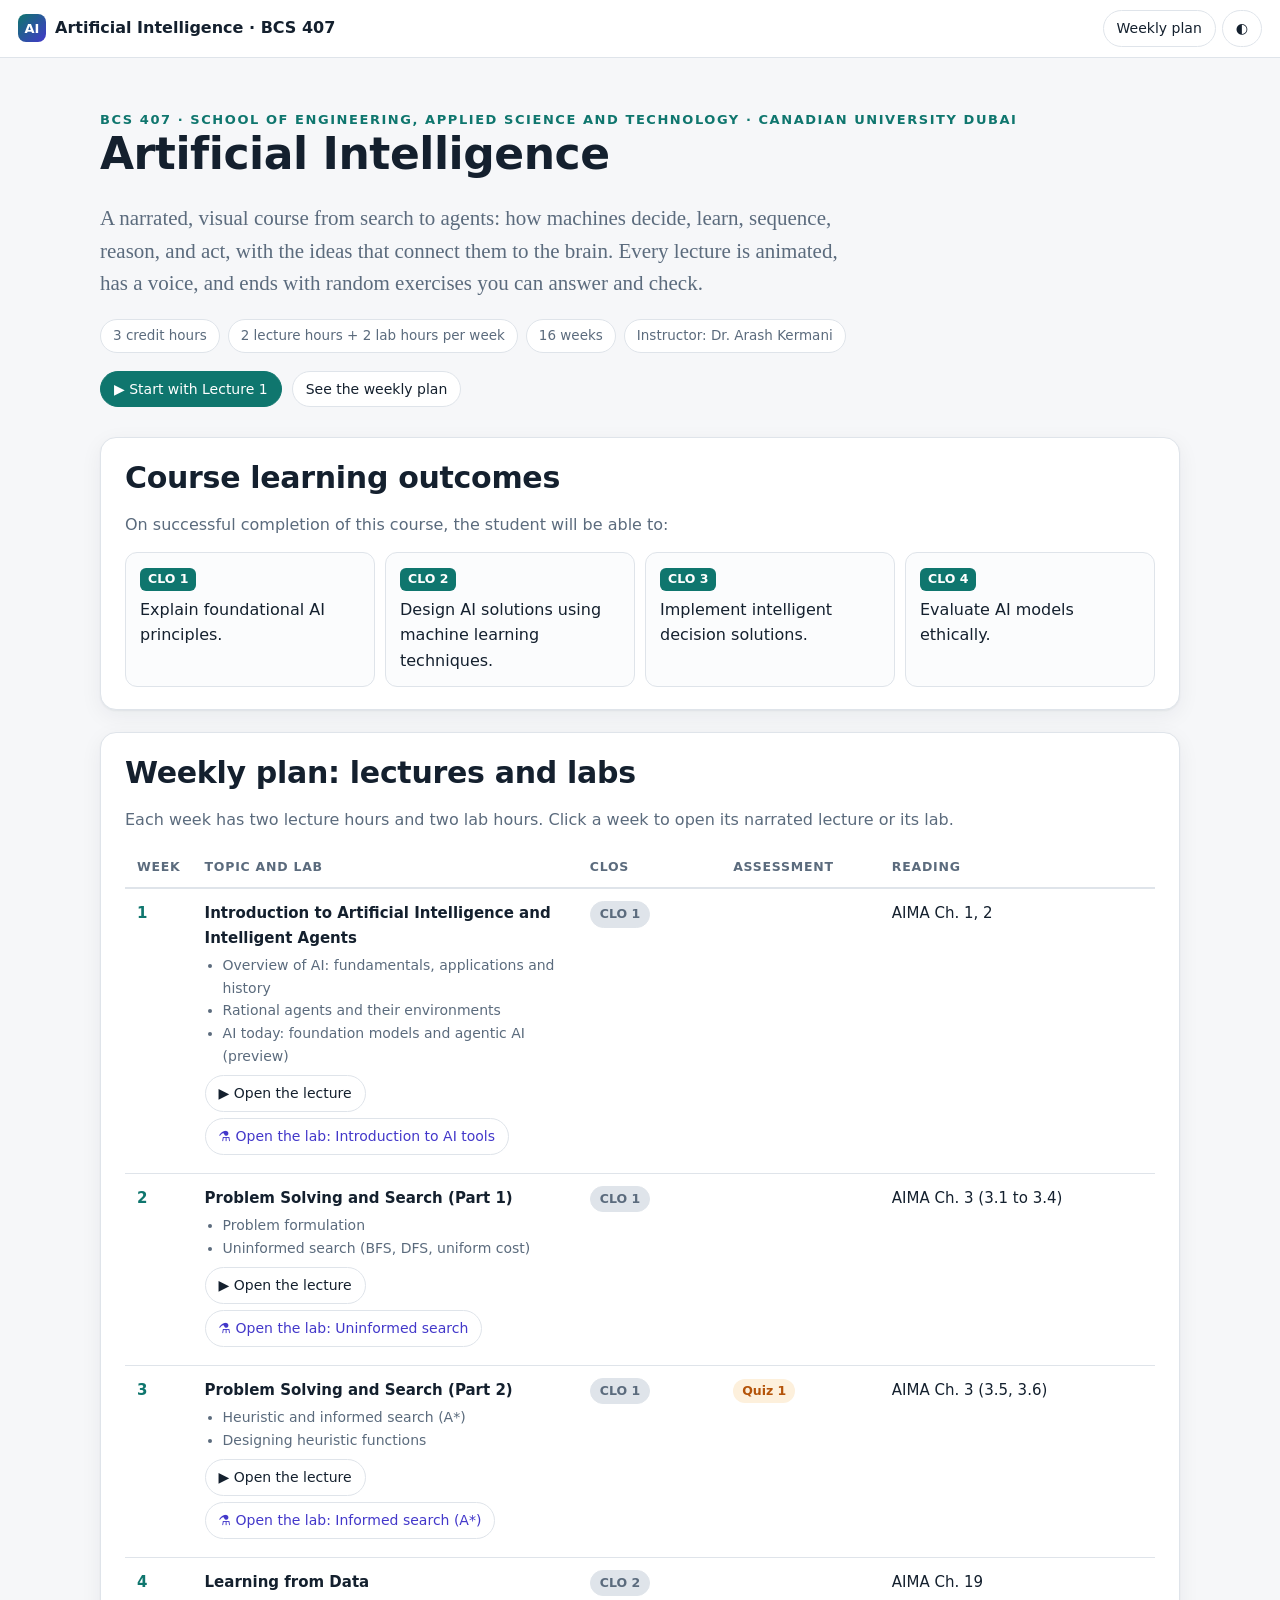
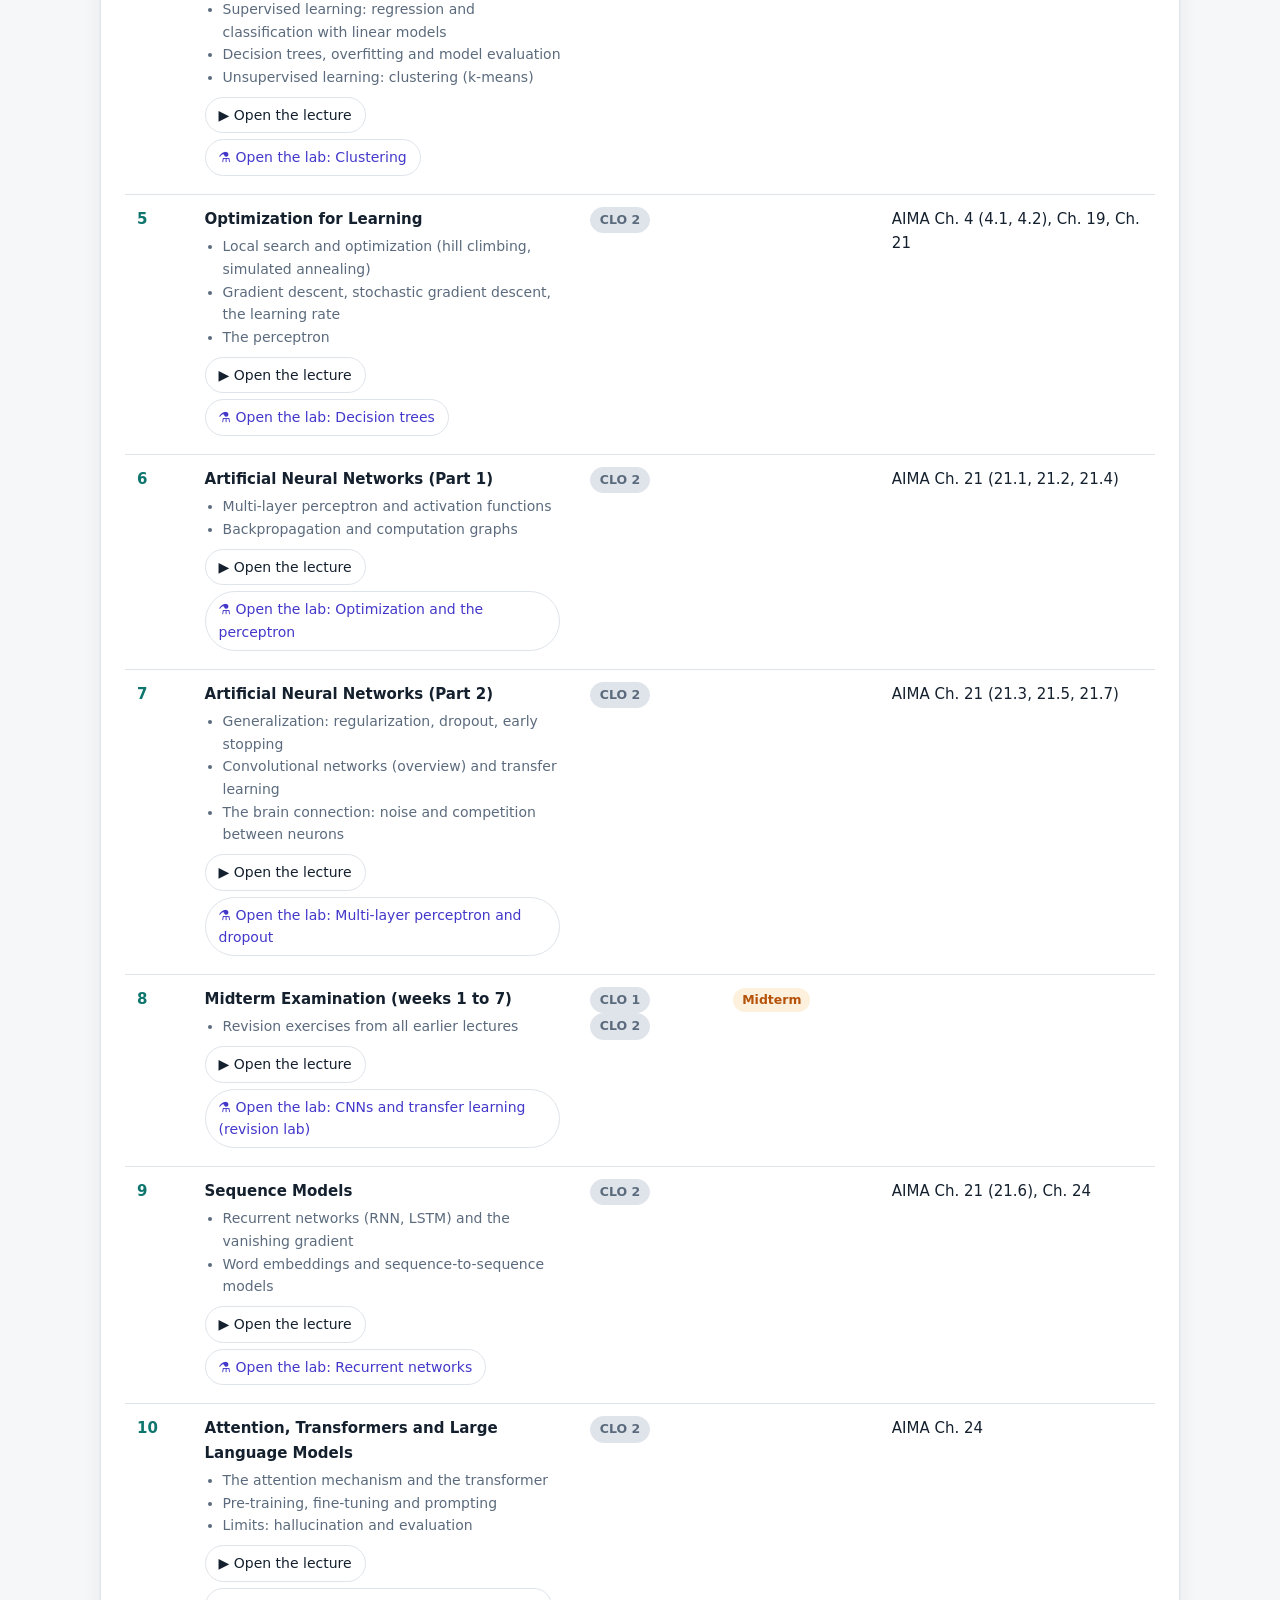
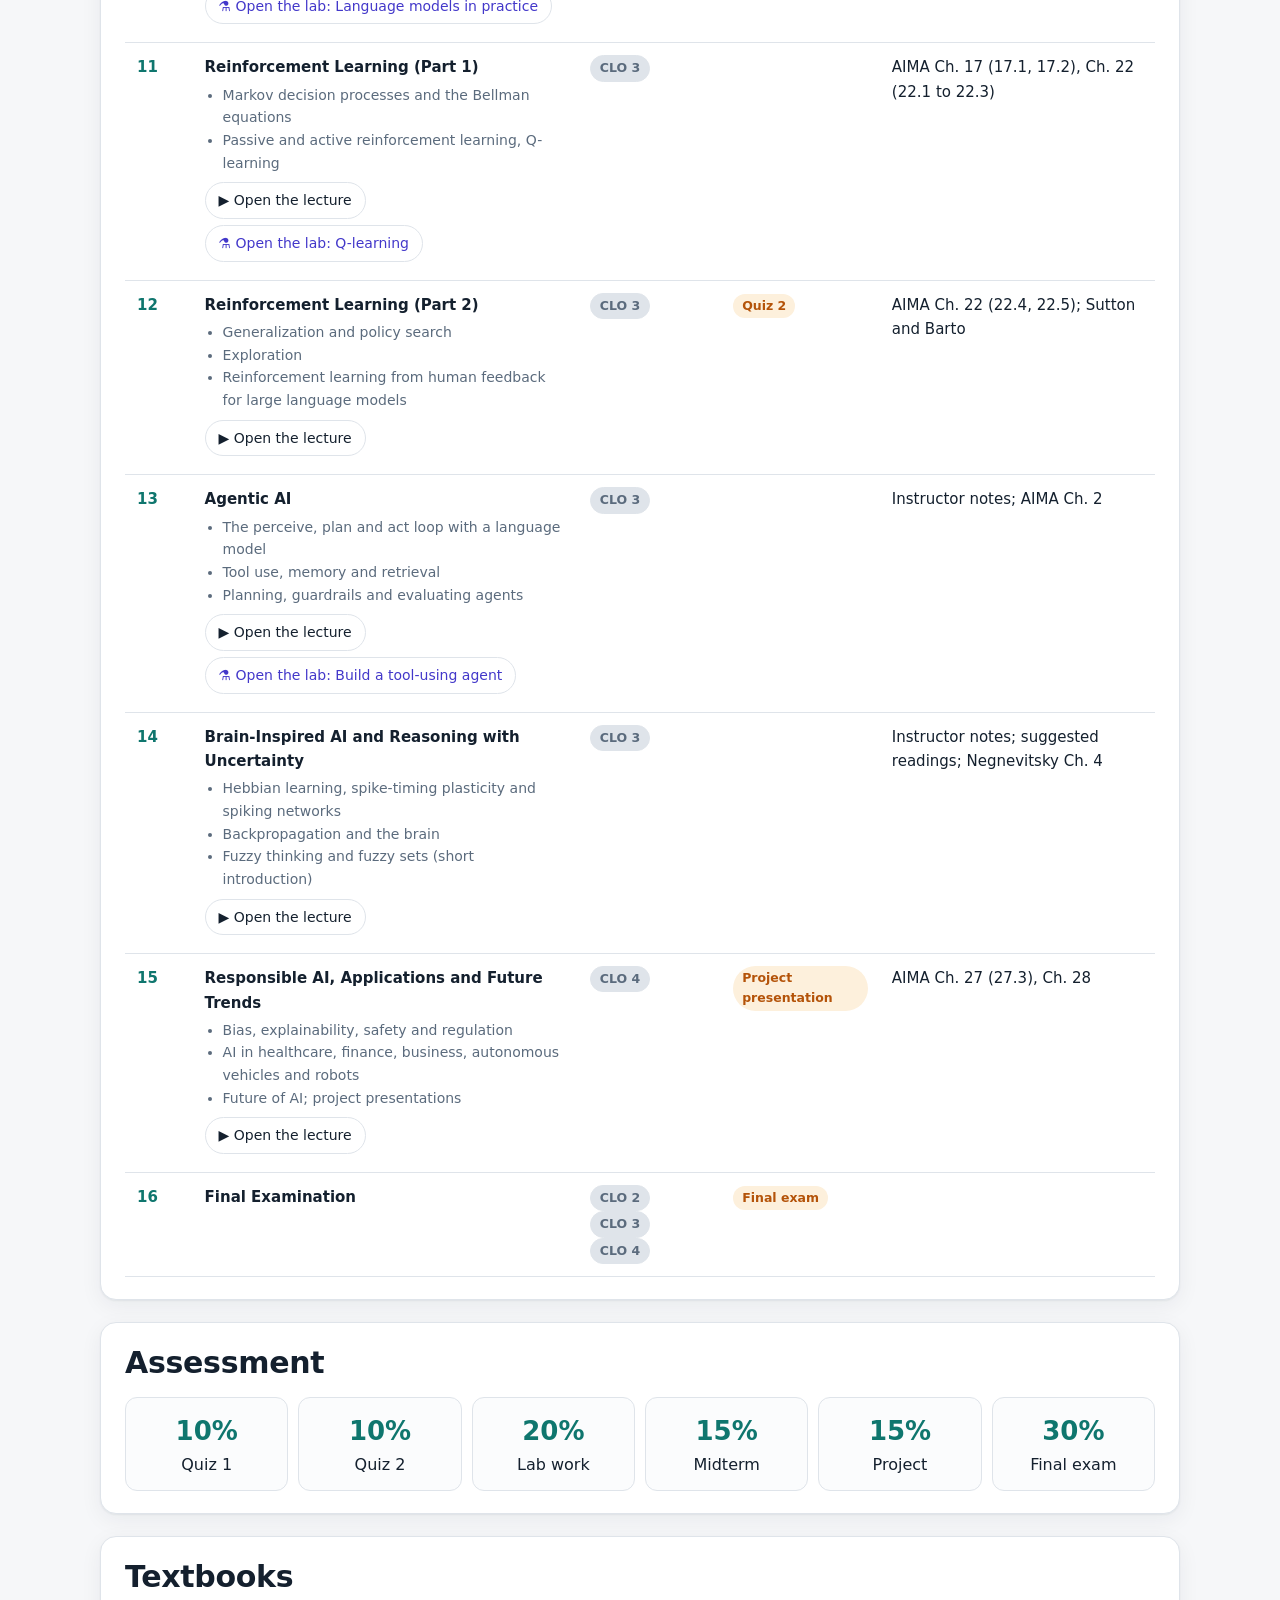
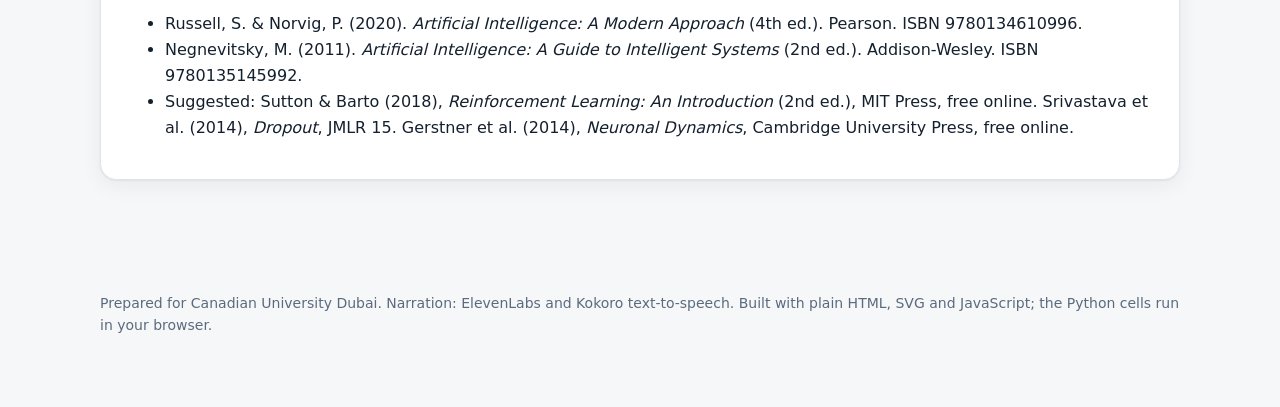
<file: index.html>
<!doctype html>
<html lang="en"><head><meta charset="utf-8"><meta name="viewport" content="width=device-width,initial-scale=1">
<title>Artificial Intelligence · BCS 407</title>
<meta name="description" content="A narrated, visual, interactive course on artificial intelligence: search, learning, neural networks, sequence models, language models, reinforcement learning, agents, and brain-inspired AI.">
<link rel="icon" href="data:image/svg+xml,%3Csvg xmlns='http://www.w3.org/2000/svg' viewBox='0 0 32 32'%3E%3Crect width='32' height='32' rx='8' fill='%230f766e'/%3E%3Ccircle cx='9' cy='16' r='3' fill='white'/%3E%3Ccircle cx='23' cy='9' r='3' fill='white'/%3E%3Ccircle cx='23' cy='23' r='3' fill='white'/%3E%3Cpath d='M9 16L23 9M9 16L23 23' stroke='white' stroke-width='1.6'/%3E%3C/svg%3E">
<link rel="stylesheet" href="assets/style.css?v=4">
</head><body><div id="app"></div>
<script src="assets/engine.js?v=2"></script><script src="assets/kit.js?v=2"></script><script src="assets/data.js?v=2"></script>
<script>Course.home(window.COURSE);</script>
</body></html>
</file>
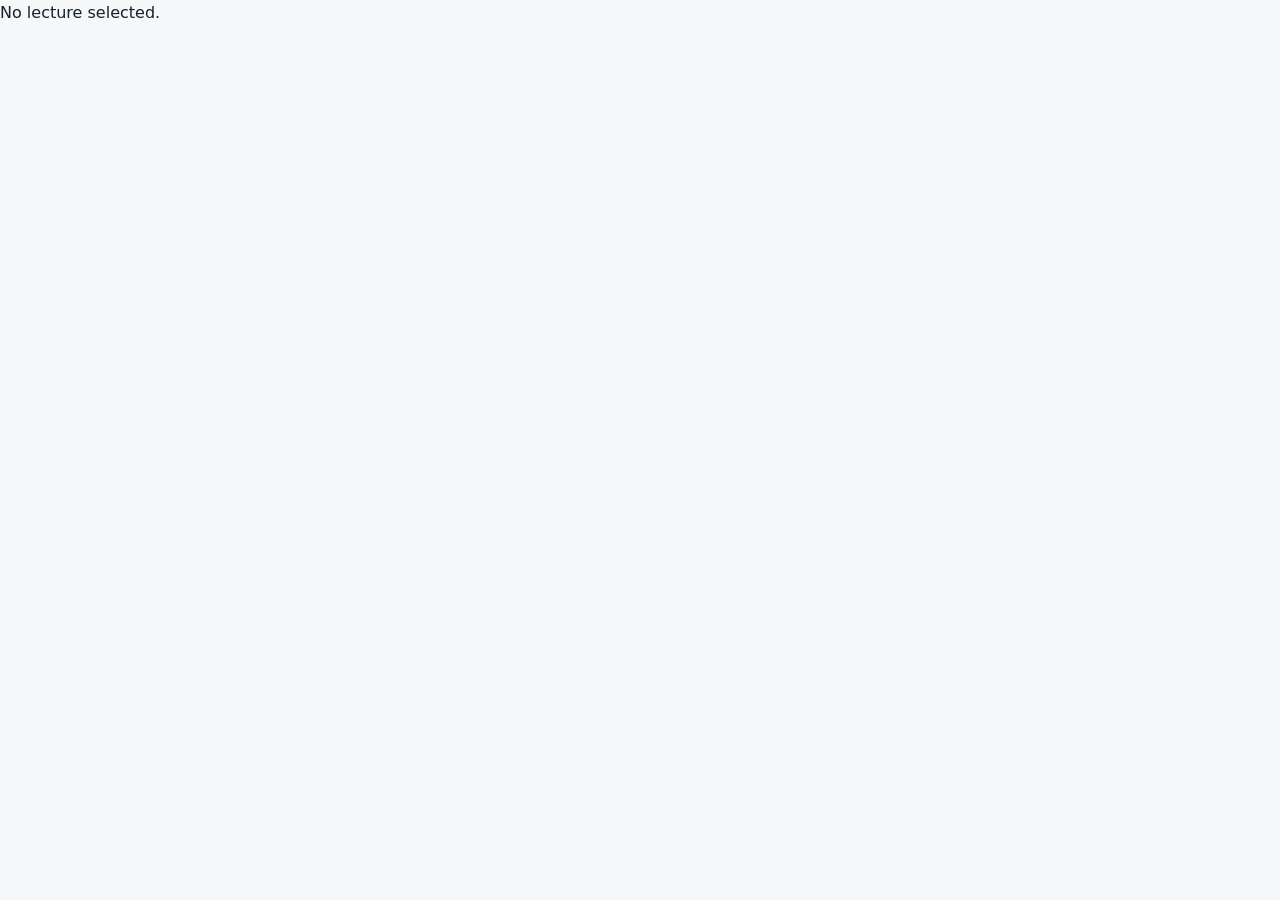
<file: lecture.html>
<!doctype html>
<html lang="en"><head><meta charset="utf-8"><meta name="viewport" content="width=device-width,initial-scale=1">
<title>lecture · Artificial Intelligence</title>
<link rel="icon" href="data:image/svg+xml,%3Csvg xmlns='http://www.w3.org/2000/svg' viewBox='0 0 32 32'%3E%3Crect width='32' height='32' rx='8' fill='%230f766e'/%3E%3Ccircle cx='9' cy='16' r='3' fill='white'/%3E%3Ccircle cx='23' cy='9' r='3' fill='white'/%3E%3Ccircle cx='23' cy='23' r='3' fill='white'/%3E%3Cpath d='M9 16L23 9M9 16L23 23' stroke='white' stroke-width='1.6'/%3E%3C/svg%3E">
<link rel="stylesheet" href="assets/style.css?v=4">
</head><body><div id="app"><p style="padding:30px">Loading…</p></div>
<script src="assets/engine.js?v=2"></script><script src="assets/kit.js?v=2"></script><script src="assets/data.js?v=2"></script>
<script>
(function(){
  var id=new URLSearchParams(location.search).get('id');
  function load(src){return new Promise(function(res,rej){var s=document.createElement('script');s.src=src;s.onload=res;s.onerror=function(){rej(new Error('Cannot load '+src))};document.head.appendChild(s);});}
  if(!id){document.getElementById('app').textContent='No lecture selected.';return;}
  load('lectures/'+id+'.js?v='+Course.version).then(function(){
    var d=Course.lectures[id]; var need=(d&&d.widgets)||[];
    return need.reduce(function(p,w){return p.then(function(){return load('assets/widgets/'+w+'.js?v='+Course.version);});},Promise.resolve());
  }).then(function(){return Course.mount(id);}).catch(function(e){document.getElementById('app').innerHTML='<p style="padding:30px">Could not open this page: '+e.message+'. <a href="./">Back to the course</a></p>';});
})();
</script></body></html>
</file>
<file: assets/style.css>
/* ============================================================
   Artificial Intelligence (BCS 407) - course design system
   ============================================================ */
:root{
  --bg:#f6f7f9; --card:#ffffff; --fg:#14202e; --muted:#5b6b7d; --line:#dfe4ea;
  --accent:#0f766e; --accent-bg:#e1f4f1; --accent2:#4338ca; --accent2-bg:#e9e8fb;
  --warn:#b45309; --warn-bg:#fdf0dc; --ok:#15803d; --ok-bg:#e1f5e8; --bad:#b91c1c; --bad-bg:#fbe5e5;
  --fig-bg:#fbfcfd; --shadow:0 1px 2px rgba(15,30,50,.06),0 6px 22px rgba(15,30,50,.06);
  --mono:ui-monospace,SFMono-Regular,Menlo,Consolas,monospace;
  --sans:"Inter","Segoe UI",system-ui,-apple-system,Roboto,Helvetica,Arial,sans-serif;
  --serif:"Source Serif 4",Georgia,"Times New Roman",serif;
  --player:64px; --rail:236px;
  /* figure palette (used by SVG helpers through CSS variables) */
  --c-node:#e8eef5; --c-node-line:#51657c; --c-a:#0f766e; --c-b:#4338ca; --c-c:#b45309; --c-d:#be185d;
  --c-ink:#14202e; --c-soft:#8a99ab; --c-grid:#e3e8ee;
  --c-open:#dedcfb; --c-closed:#bdece5; --c-cur:#fde7a0; --c-goal:#fcd0d0; --c-start:#c3f2d3; --c-path:#fcd34d; --c-wall:#34465c;
}
:root[data-theme="dark"]{
  --bg:#0e1621; --card:#152233; --fg:#e8eef6; --muted:#97a7ba; --line:#263a52;
  --accent:#34d3be; --accent-bg:#12342f; --accent2:#a5a1ff; --accent2-bg:#22214d;
  --warn:#f5b85c; --warn-bg:#3b2c12; --ok:#58d68d; --ok-bg:#133423; --bad:#ff8a8a; --bad-bg:#40191b;
  --fig-bg:#101b29; --shadow:0 1px 2px rgba(0,0,0,.4),0 8px 24px rgba(0,0,0,.35);
  --c-node:#1f3248; --c-node-line:#7f93ab; --c-a:#34d3be; --c-b:#a5a1ff; --c-c:#f5b85c; --c-d:#ff9ccf;
  --c-ink:#e8eef6; --c-soft:#6d8199; --c-grid:#22344a;
  --c-open:#2d2c6e; --c-closed:#14524a; --c-cur:#6b4e0a; --c-goal:#5c1f1f; --c-start:#14532d; --c-path:#a16207; --c-wall:#0b1523;
}
@media (prefers-color-scheme: dark){
  :root:not([data-theme="light"]){
    --bg:#0e1621; --card:#152233; --fg:#e8eef6; --muted:#97a7ba; --line:#263a52;
    --accent:#34d3be; --accent-bg:#12342f; --accent2:#a5a1ff; --accent2-bg:#22214d;
    --warn:#f5b85c; --warn-bg:#3b2c12; --ok:#58d68d; --ok-bg:#133423; --bad:#ff8a8a; --bad-bg:#40191b;
    --fig-bg:#101b29; --shadow:0 1px 2px rgba(0,0,0,.4),0 8px 24px rgba(0,0,0,.35);
    --c-node:#1f3248; --c-node-line:#7f93ab; --c-a:#34d3be; --c-b:#a5a1ff; --c-c:#f5b85c; --c-d:#ff9ccf;
    --c-ink:#e8eef6; --c-soft:#6d8199; --c-grid:#22344a;
    --c-open:#2d2c6e; --c-closed:#14524a; --c-cur:#6b4e0a; --c-goal:#5c1f1f; --c-start:#14532d; --c-path:#a16207; --c-wall:#0b1523;
  }
}
*{box-sizing:border-box}
html{scroll-behavior:smooth;scroll-padding-top:72px}
body{margin:0;background:var(--bg);color:var(--fg);font:16px/1.62 var(--sans);-webkit-font-smoothing:antialiased}
body.narrating{padding-bottom:var(--player)}
a{color:var(--accent2);text-decoration:none} a:hover{text-decoration:underline}
h1,h2,h3,h4{line-height:1.22;margin:0 0 .5em;letter-spacing:-.01em}
h1{font-size:clamp(28px,4.4vw,44px);font-weight:750}
h2{font-size:clamp(22px,2.6vw,30px);font-weight:700}
h3{font-size:19px;font-weight:650}
p{margin:0 0 .9em} code,kbd{font-family:var(--mono);font-size:.9em}
code{background:var(--accent2-bg);padding:.08em .35em;border-radius:5px}
button,select,input{font:inherit}
button{cursor:pointer}
.sr{position:absolute;left:-9999px}

/* ---------- top bar ---------- */
.top{position:sticky;top:0;z-index:50;display:flex;align-items:center;gap:14px;padding:10px 18px;background:color-mix(in srgb,var(--card) 92%,transparent);backdrop-filter:blur(10px);border-bottom:1px solid var(--line)}
.top .brand{font-weight:750;color:var(--fg);display:flex;align-items:center;gap:9px}
.top .brand i{display:inline-grid;place-items:center;width:28px;height:28px;border-radius:8px;background:linear-gradient(135deg,var(--accent),var(--accent2));color:#fff;font-style:normal;font-size:13px}
.top nav{margin-left:auto;display:flex;gap:6px;align-items:center}
.pill{border:1px solid var(--line);background:var(--card);color:var(--fg);border-radius:999px;padding:6px 13px;font-size:14px}
.pill:hover{border-color:var(--accent);text-decoration:none}
.pill.primary{background:var(--accent);border-color:var(--accent);color:#fff}
.pill.ghost{background:transparent}

/* ---------- home ---------- */
.hero{padding:54px 20px 30px;max-width:1120px;margin:0 auto}
.hero .kick{font:600 13px var(--sans);letter-spacing:.12em;text-transform:uppercase;color:var(--accent)}
.hero p.lead{font:400 clamp(17px,1.7vw,21px)/1.55 var(--serif);color:var(--muted);max-width:760px}
.hero .meta{display:flex;flex-wrap:wrap;gap:8px;margin-top:16px}
.hero .meta span{background:var(--card);border:1px solid var(--line);border-radius:999px;padding:5px 12px;font-size:13.5px;color:var(--muted)}
.wrap{max-width:1120px;margin:0 auto;padding:0 20px 60px}
.card{background:var(--card);border:1px solid var(--line);border-radius:16px;box-shadow:var(--shadow);padding:22px 24px;margin:0 0 22px}
.clos{display:grid;gap:10px;grid-template-columns:repeat(auto-fit,minmax(240px,1fr))}
.clo{border:1px solid var(--line);border-radius:12px;padding:12px 14px;background:var(--fig-bg)}
.clo b{display:inline-block;background:var(--accent);color:#fff;border-radius:6px;padding:1px 8px;font-size:12.5px;margin-bottom:6px}
.plan{width:100%;border-collapse:separate;border-spacing:0;font-size:15px}
.plan th{position:static;background:var(--card);text-align:left;font-size:12.5px;letter-spacing:.06em;text-transform:uppercase;color:var(--muted);padding:10px 12px;border-bottom:2px solid var(--line)}
.plan td{padding:12px;border-bottom:1px solid var(--line);vertical-align:top}
.plan tr:hover td{background:color-mix(in srgb,var(--accent-bg) 55%,transparent)}
.plan .wk{font-weight:700;width:48px;color:var(--accent)}
.plan .topic b{display:block;margin-bottom:3px}
.plan ul{margin:4px 0 0;padding-left:18px;color:var(--muted);font-size:14px}
.plan .links a{display:inline-block;margin:0 6px 6px 0}
.chip{display:inline-block;padding:2px 9px;border-radius:999px;font-size:12.5px;font-weight:600;background:var(--accent-bg);color:var(--accent)}
.chip.lab{background:var(--accent2-bg);color:var(--accent2)} .chip.exam{background:var(--warn-bg);color:var(--warn)}
.chip.clo{background:var(--line);color:var(--muted)}
.assess{display:grid;grid-template-columns:repeat(auto-fit,minmax(150px,1fr));gap:10px}
.assess div{border:1px solid var(--line);border-radius:12px;padding:12px;text-align:center;background:var(--fig-bg)}
.assess b{display:block;font-size:26px;color:var(--accent)}

/* ---------- lecture layout ---------- */
.lec{display:grid;grid-template-columns:var(--rail) minmax(0,1fr);gap:0;max-width:1480px;margin:0 auto}
.rail{position:sticky;top:50px;align-self:start;height:calc(100vh - 50px);overflow:auto;padding:18px 14px 90px 18px;border-right:1px solid var(--line)}
.rail .tag{font:600 12px var(--sans);letter-spacing:.1em;text-transform:uppercase;color:var(--muted);margin:0 0 8px}
.rail a{display:flex;gap:8px;padding:7px 9px;border-radius:9px;color:var(--fg);font-size:14.5px}
.rail a:hover{background:var(--accent-bg);text-decoration:none}
.rail a.on{background:var(--accent-bg);color:var(--accent);font-weight:650}
.rail a span.n{color:var(--muted);font-variant-numeric:tabular-nums;min-width:22px}
.rail .bar{height:3px;background:var(--line);border-radius:3px;margin:5px 0 0 30px;overflow:hidden}
.rail .bar i{display:block;height:100%;width:0;background:var(--accent);transition:width .3s}
.rail .prev-next{margin-top:16px;display:grid;gap:6px}
main.content{padding:20px clamp(14px,3vw,44px) 90px;min-width:0}
.lec-head{max-width:980px;margin:6px 0 26px}
.lec-head .kick{font:600 13px var(--sans);letter-spacing:.12em;text-transform:uppercase;color:var(--accent)}
.lec-head .lede{font:400 19px/1.55 var(--serif);color:var(--muted)}
.goals{background:var(--accent-bg);border-radius:14px;padding:14px 18px;margin:18px 0}
.goals ul{margin:6px 0 0;padding-left:20px}
section.chapter{margin:0 0 56px}
section.chapter>h2{display:flex;align-items:baseline;gap:12px;border-bottom:2px solid var(--line);padding-bottom:8px;margin-bottom:6px}
section.chapter>h2 span{color:var(--accent);font-variant-numeric:tabular-nums}
.ch-actions{margin:8px 0 16px}

/* ---------- scene (figure + narration steps) ---------- */
.scene{display:grid;grid-template-columns:minmax(0,1.5fr) minmax(300px,1fr);gap:22px;margin:0 0 34px;align-items:start}
.scene.wide{grid-template-columns:1fr}
.scene>.fig{position:sticky;top:62px;background:var(--fig-bg);border:1px solid var(--line);border-radius:16px;box-shadow:var(--shadow);overflow:hidden}
.scene.wide>.fig{position:relative;top:0}
.scene .fig svg{display:block;width:100%;height:auto;max-height:calc(100vh - 150px)}
.fig-nav{display:flex;align-items:center;gap:6px;padding:8px 10px;border-top:1px solid var(--line);background:var(--card);font-size:13.5px}
.fig-nav button{border:1px solid var(--line);background:var(--card);color:var(--fg);border-radius:8px;padding:4px 10px}
.fig-nav button:hover{border-color:var(--accent)}
.fig-nav .dots{display:flex;gap:5px;margin:0 6px;flex:1;justify-content:center}
.fig-nav .dots button{width:11px;height:11px;padding:0;border-radius:50%;border:2px solid var(--line);background:transparent}
.fig-nav .dots button.on{background:var(--accent);border-color:var(--accent)}
.fig-nav .dots button.seen{border-color:var(--accent)}
.fig-nav .narrate{color:var(--accent);border-color:var(--accent-bg);background:var(--accent-bg)}
.fig-ctl{display:flex;flex-wrap:wrap;gap:10px;padding:8px 12px;border-top:1px solid var(--line);background:var(--card);font-size:13.5px;align-items:center}
.fig-ctl label{display:flex;gap:6px;align-items:center;color:var(--muted)}
.fig-ctl select,.fig-ctl input[type=range]{accent-color:var(--accent)}
.fig-ctl select{border:1px solid var(--line);background:var(--card);color:var(--fg);border-radius:7px;padding:3px 6px}
.steps .step{border-left:3px solid var(--line);padding:2px 0 2px 16px;margin:0 0 18px;opacity:.5;transition:opacity .25s,border-color .25s;cursor:pointer}
.steps .step.on{opacity:1;border-color:var(--accent)}
.steps .step h4{font-size:15px;margin:0 0 4px;color:var(--accent);text-transform:uppercase;letter-spacing:.06em}
.steps .step p{font:400 17px/1.62 var(--serif);margin:0 0 .6em}
.steps .step .snt{transition:opacity .2s,background .2s;border-radius:4px}
.steps .step.speaking .snt{opacity:.38}
.steps .step.speaking .snt.cur{opacity:1;background:color-mix(in srgb,var(--accent) 13%,transparent)}
.steps .step .snt.done{opacity:1}
.term{color:var(--accent2);font-weight:600}
.note,.deeper{border-radius:12px;padding:10px 14px;margin:8px 0 14px;font-size:15.5px}
.note{background:var(--accent2-bg)} .deeper{background:var(--warn-bg)}
.deeper>summary{cursor:pointer;font-weight:650;color:var(--warn)}
details.deeper{padding:8px 14px}

/* ---------- exercises & quizzes ---------- */
.ex{border:1px solid var(--line);background:var(--card);border-radius:16px;box-shadow:var(--shadow);margin:20px 0;overflow:hidden}
.ex-head{display:flex;gap:10px;align-items:center;padding:11px 16px;background:var(--accent2-bg);border-bottom:1px solid var(--line)}
.ex-head b{color:var(--accent2)} .ex-head .sp{flex:1}
.ex-body{padding:16px 18px}
.ex-body .prompt{font-size:16.5px}
.ex-actions{display:flex;flex-wrap:wrap;gap:8px;padding:0 18px 16px;align-items:center}
.btn{border:1px solid var(--line);background:var(--card);color:var(--fg);border-radius:10px;padding:7px 14px;font-weight:600}
.btn:hover{border-color:var(--accent);color:var(--accent)}
.btn.primary{background:var(--accent);color:#fff;border-color:var(--accent)} .btn.primary:hover{color:#fff;filter:brightness(1.08)}
.btn.small{padding:4px 10px;font-size:13.5px}
.ans{margin:0 18px 18px;padding:14px 16px;border-radius:12px;background:var(--ok-bg);border:1px solid color-mix(in srgb,var(--ok) 30%,transparent)}
.ans[hidden]{display:none}
.ans h5{margin:0 0 6px;color:var(--ok);text-transform:uppercase;letter-spacing:.06em;font-size:12.5px}
.ex input[type=text],.ex input[type=number]{border:1px solid var(--line);background:var(--bg);color:var(--fg);border-radius:8px;padding:6px 10px;width:110px}
.verdict{font-weight:650;margin-left:4px} .verdict.ok{color:var(--ok)} .verdict.bad{color:var(--bad)}
.qz .opts{display:grid;gap:8px;margin-top:10px}
.qz .opt{display:flex;gap:10px;align-items:flex-start;border:1px solid var(--line);border-radius:10px;padding:9px 12px;background:var(--bg);text-align:left;color:var(--fg)}
.qz .opt:hover{border-color:var(--accent)} .qz .opt.good{border-color:var(--ok);background:var(--ok-bg)} .qz .opt.wrong{border-color:var(--bad);background:var(--bad-bg)}
.qz .why{margin-top:10px;display:none} .qz.done .why{display:block}

/* ---------- interactive widgets ---------- */
.widget{border:1px solid var(--line);background:var(--card);border-radius:16px;box-shadow:var(--shadow);margin:22px 0;overflow:hidden}
.widget-head{display:flex;align-items:center;gap:10px;flex-wrap:wrap;padding:11px 16px;background:var(--accent-bg);border-bottom:1px solid var(--line)}
.widget-head b{color:var(--accent)} .widget-head .sp{flex:1}
.widget-body{display:grid;grid-template-columns:minmax(0,1.6fr) minmax(250px,1fr);gap:0}
.widget-body.col{grid-template-columns:1fr}
.widget-canvas{background:var(--fig-bg);padding:6px}
.widget-canvas svg{display:block;width:100%;height:auto}
.widget-side{padding:14px 16px;border-left:1px solid var(--line);font-size:14.5px;display:flex;flex-direction:column;gap:10px}
.widget-ctl{display:flex;flex-wrap:wrap;gap:8px;padding:10px 14px;border-top:1px solid var(--line);align-items:center}
.widget-ctl label{display:flex;gap:6px;align-items:center;color:var(--muted);font-size:14px}
.widget-ctl select{border:1px solid var(--line);background:var(--card);color:var(--fg);border-radius:8px;padding:5px 8px}
.widget-ctl input[type=range]{accent-color:var(--accent)}
.stat{display:grid;grid-template-columns:auto 1fr;gap:3px 10px;font-variant-numeric:tabular-nums}
.stat span{color:var(--muted)}
.log{font:13px/1.45 var(--mono);max-height:180px;overflow:auto;background:var(--bg);border:1px solid var(--line);border-radius:10px;padding:8px 10px}
.legend{display:flex;flex-wrap:wrap;gap:10px;font-size:13px;color:var(--muted)}
.legend i{display:inline-block;width:12px;height:12px;border-radius:3px;margin-right:5px;vertical-align:-1px;border:1px solid var(--line)}
pre.code{background:#0f1b2a;color:#dbe7f5;border-radius:12px;padding:14px 16px;overflow:auto;font:13.5px/1.55 var(--mono);margin:10px 0}
pre.code .k{color:#8fd0ff} pre.code .c{color:#7f93ab} pre.code .s{color:#a8e3a3} pre.code .n{color:#f6c177}
.pycell{border:1px solid var(--line);border-radius:14px;margin:16px 0;overflow:hidden;background:var(--card)}
.pycell textarea{width:100%;min-height:130px;border:0;background:#0f1b2a;color:#dbe7f5;font:13.5px/1.55 var(--mono);padding:12px 14px;resize:vertical;outline:0;display:block}
.pycell .bar{display:flex;gap:8px;align-items:center;padding:8px 12px;border-top:1px solid var(--line);flex-wrap:wrap}
.pycell .out{margin:0;padding:10px 14px;background:#0a1320;color:#bde0c0;font:13px/1.5 var(--mono);white-space:pre-wrap;min-height:34px}
.pycell .out.err{color:#ffb4b4}

/* ---------- player ---------- */
.player{position:fixed;left:0;right:0;bottom:0;z-index:60;height:var(--player);background:var(--card);border-top:1px solid var(--line);box-shadow:0 -6px 24px rgba(15,30,50,.12);display:grid;grid-template-columns:auto minmax(0,1fr) auto;gap:14px;align-items:center;padding:0 16px}
.player[hidden]{display:none}
.player .ctl{display:flex;gap:6px;align-items:center}
.player .ctl button{border:1px solid var(--line);background:var(--card);color:var(--fg);border-radius:10px;padding:7px 13px;font-weight:650}
.player .ctl button.play{background:var(--accent);border-color:var(--accent);color:#fff;min-width:92px}
.player .mid{min-width:0}
.player .title{font-size:13.5px;color:var(--muted);white-space:nowrap;overflow:hidden;text-overflow:ellipsis}
.player .bar{height:7px;background:var(--line);border-radius:7px;margin-top:6px;overflow:hidden;cursor:pointer}
.player .bar i{display:block;height:100%;width:0;background:var(--accent);transition:width .15s}
.player .opts{display:flex;gap:10px;align-items:center;font-size:13.5px;color:var(--muted)}
.player select{border:1px solid var(--line);background:var(--card);color:var(--fg);border-radius:8px;padding:4px 6px}
.player .status{font-size:12.5px;color:var(--warn)}

/* ---------- responsive ---------- */
@media (max-width:1100px){
  .lec{grid-template-columns:1fr}
  .rail{position:relative;top:0;height:auto;border-right:0;border-bottom:1px solid var(--line);padding-bottom:14px}
  .scene{grid-template-columns:1fr}
  .scene>.fig{position:relative;top:0}
  .widget-body{grid-template-columns:1fr} .widget-side{border-left:0;border-top:1px solid var(--line)}
}
@media (max-width:700px){
  .player{grid-template-columns:1fr;height:auto;padding:8px 12px;gap:6px}
  .player .opts{display:none}
  :root{--player:112px}
  .plan th:nth-child(4),.plan td:nth-child(4){display:none}
}
@media (prefers-reduced-motion:reduce){*{transition:none!important;animation:none!important}}

/* ---------- svg figure primitives (classes used by engine helpers) ---------- */
svg text{font-family:var(--sans);fill:var(--c-ink)}
svg .soft{fill:var(--c-soft)}
svg .mono{font-family:var(--mono)}
svg .lbl{font-size:13px} svg .lbl.sm{font-size:11.5px} svg .lbl.lg{font-size:16px;font-weight:650}
svg .node{fill:var(--c-node);stroke:var(--c-node-line);stroke-width:1.6}
svg .edge{stroke:var(--c-node-line);stroke-width:1.6;fill:none}
svg .glow{filter:drop-shadow(0 0 5px var(--c-a))}
.footer{max-width:1120px;margin:30px auto 70px;padding:0 20px;color:var(--muted);font-size:14px}

/* small tables inside exercise prompts */
table.mini{border-collapse:collapse;margin:10px 0;font-family:var(--mono,ui-monospace,monospace);font-size:.95rem}
table.mini th,table.mini td{border:1px solid var(--line);padding:5px 14px;text-align:center}
table.mini th{background:var(--card);font-weight:700}

/* anchors and the sticky plan header: never hide the first row behind the bars */
html{scroll-padding-top:112px}
#plan,.plan{scroll-margin-top:112px}

/* small screens: keep figure text readable; wide figures scroll sideways instead of shrinking */
@media (max-width: 720px) {
  .scene > .fig { overflow-x: auto; -webkit-overflow-scrolling: touch; }
  .scene > .fig svg { min-width: 640px; }
  .scene.wide > .fig svg { min-width: 820px; }
  .scene > .fig::after { content: "swipe sideways to see the whole picture"; display: block; font-size: 11px; color: var(--muted); text-align: center; padding: 4px 0 2px; }
}

/* personal lab sheet */
.sheet{margin:22px 0;border:1px solid var(--line);border-radius:16px;background:var(--card);box-shadow:var(--shadow);overflow:hidden}
.sheet-id{display:flex;flex-wrap:wrap;gap:10px;align-items:center;margin:10px 0 4px}
.sheet-id input{flex:1 1 200px;min-width:0;padding:10px 12px;border:1px solid var(--line);border-radius:10px;background:var(--fig-bg);color:inherit;font:inherit}
.sheet-head{display:flex;flex-wrap:wrap;gap:10px 16px;align-items:center;padding:12px 0;margin:8px 0 4px;border-bottom:2px solid var(--line)}
.sheet-task{border:1px solid var(--line);border-radius:14px;padding:14px 16px;margin:14px 0;background:var(--fig-bg)}
.sheet-task.challenge{border-color:var(--warn);background:color-mix(in srgb,var(--warn-bg) 40%,var(--fig-bg))}
.sheet-th{display:flex;flex-wrap:wrap;align-items:center;gap:6px;margin-bottom:6px}
.sheet-th .sp{flex:1}
.sheet-fields{display:grid;gap:10px;margin:12px 0}
.sheet-f{display:flex;flex-direction:column;gap:4px;font-size:.92rem}
.sheet-f>span{color:var(--muted);font-weight:600}
.sheet-f input,.sheet-f textarea{padding:9px 11px;border:1px solid var(--line);border-radius:10px;background:var(--card);color:inherit;font:inherit}
.sheet-f textarea.mono{font-family:ui-monospace,Menlo,Consolas,monospace;font-size:.85rem}
.sheet-shots{display:flex;flex-wrap:wrap;gap:10px;margin-top:8px}
.sheet-shots figure{margin:0;max-width:260px}.sheet-shots img{max-width:100%;border:1px solid var(--line);border-radius:8px}
.sheet-dl{display:flex;flex-wrap:wrap;gap:10px;align-items:center;margin:18px 0 6px}
@media (min-width:760px){.sheet-fields{grid-template-columns:repeat(2,1fr)}.sheet-f.long,.sheet-f.code{grid-column:1/-1}}
</file>
